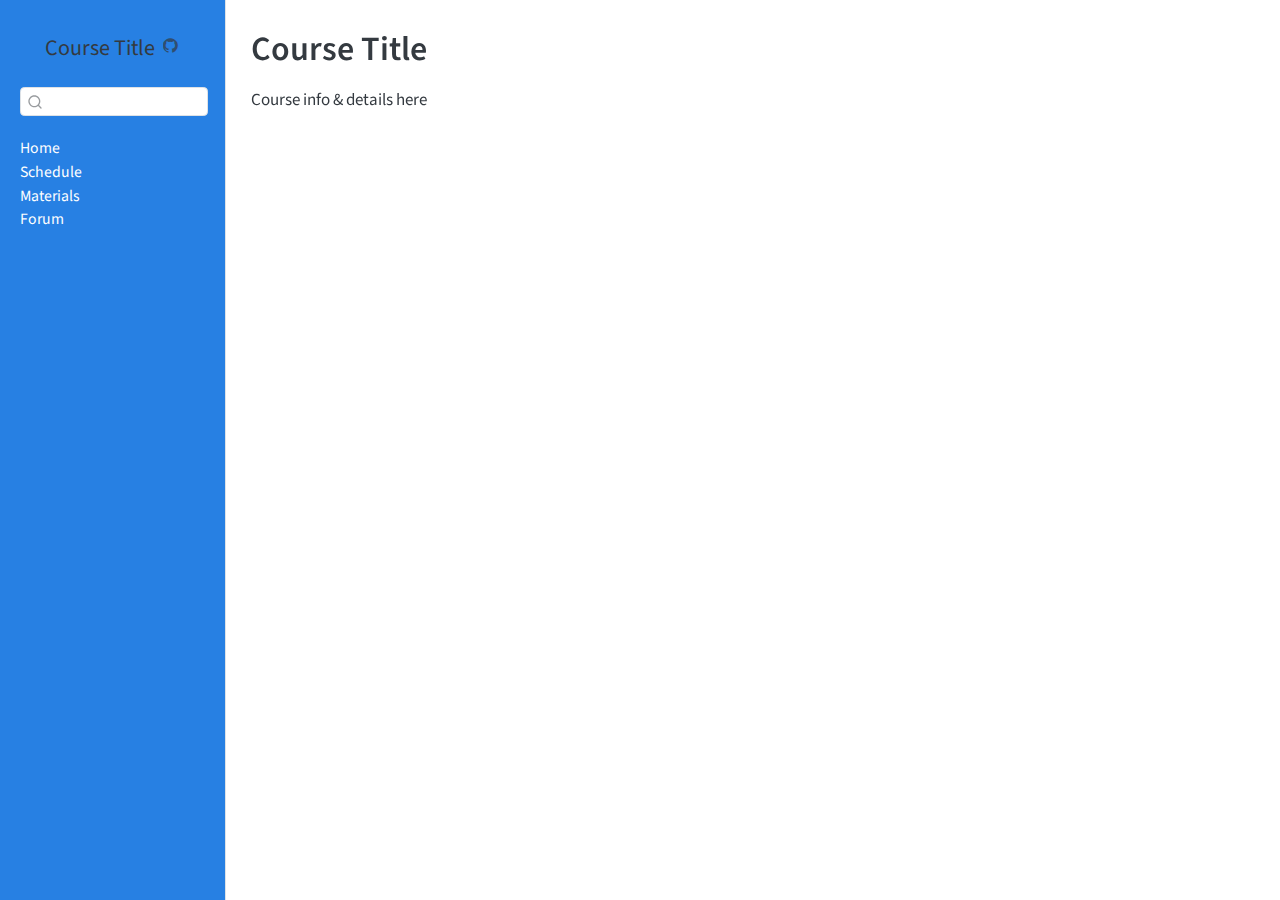
<file: index.html>
<!DOCTYPE html>
<html xmlns="http://www.w3.org/1999/xhtml" lang="en" xml:lang="en"><head>

<meta charset="utf-8">
<meta name="generator" content="quarto-1.6.41">

<meta name="viewport" content="width=device-width, initial-scale=1.0, user-scalable=yes">


<title>Course Title</title>
<style>
code{white-space: pre-wrap;}
span.smallcaps{font-variant: small-caps;}
div.columns{display: flex; gap: min(4vw, 1.5em);}
div.column{flex: auto; overflow-x: auto;}
div.hanging-indent{margin-left: 1.5em; text-indent: -1.5em;}
ul.task-list{list-style: none;}
ul.task-list li input[type="checkbox"] {
  width: 0.8em;
  margin: 0 0.8em 0.2em -1em; /* quarto-specific, see https://github.com/quarto-dev/quarto-cli/issues/4556 */ 
  vertical-align: middle;
}
</style>


<script src="site_libs/quarto-nav/quarto-nav.js"></script>
<script src="site_libs/clipboard/clipboard.min.js"></script>
<script src="site_libs/quarto-search/autocomplete.umd.js"></script>
<script src="site_libs/quarto-search/fuse.min.js"></script>
<script src="site_libs/quarto-search/quarto-search.js"></script>
<meta name="quarto:offset" content="./">
<script src="site_libs/quarto-html/quarto.js"></script>
<script src="site_libs/quarto-html/popper.min.js"></script>
<script src="site_libs/quarto-html/tippy.umd.min.js"></script>
<script src="site_libs/quarto-html/anchor.min.js"></script>
<link href="site_libs/quarto-html/tippy.css" rel="stylesheet">
<link href="site_libs/quarto-html/quarto-syntax-highlighting-48ffa3e5b9d089919c6712c39e5b00f2.css" rel="stylesheet" id="quarto-text-highlighting-styles">
<script src="site_libs/bootstrap/bootstrap.min.js"></script>
<link href="site_libs/bootstrap/bootstrap-icons.css" rel="stylesheet">
<link href="site_libs/bootstrap/bootstrap-15e059e407a6cf5796de0e4a03934673.min.css" rel="stylesheet" append-hash="true" id="quarto-bootstrap" data-mode="light">
<script id="quarto-search-options" type="application/json">{
  "location": "sidebar",
  "copy-button": false,
  "collapse-after": 3,
  "panel-placement": "start",
  "type": "textbox",
  "limit": 50,
  "keyboard-shortcut": [
    "f",
    "/",
    "s"
  ],
  "show-item-context": false,
  "language": {
    "search-no-results-text": "No results",
    "search-matching-documents-text": "matching documents",
    "search-copy-link-title": "Copy link to search",
    "search-hide-matches-text": "Hide additional matches",
    "search-more-match-text": "more match in this document",
    "search-more-matches-text": "more matches in this document",
    "search-clear-button-title": "Clear",
    "search-text-placeholder": "",
    "search-detached-cancel-button-title": "Cancel",
    "search-submit-button-title": "Submit",
    "search-label": "Search"
  }
}</script>


</head>

<body class="nav-sidebar docked">

<div id="quarto-search-results"></div>
  <header id="quarto-header" class="headroom fixed-top">
  <nav class="quarto-secondary-nav">
    <div class="container-fluid d-flex">
      <button type="button" class="quarto-btn-toggle btn" data-bs-toggle="collapse" role="button" data-bs-target=".quarto-sidebar-collapse-item" aria-controls="quarto-sidebar" aria-expanded="false" aria-label="Toggle sidebar navigation" onclick="if (window.quartoToggleHeadroom) { window.quartoToggleHeadroom(); }">
        <i class="bi bi-layout-text-sidebar-reverse"></i>
      </button>
        <nav class="quarto-page-breadcrumbs" aria-label="breadcrumb"><ol class="breadcrumb"><li class="breadcrumb-item"><a href="./index.html">Home</a></li></ol></nav>
        <a class="flex-grow-1" role="navigation" data-bs-toggle="collapse" data-bs-target=".quarto-sidebar-collapse-item" aria-controls="quarto-sidebar" aria-expanded="false" aria-label="Toggle sidebar navigation" onclick="if (window.quartoToggleHeadroom) { window.quartoToggleHeadroom(); }">      
        </a>
      <button type="button" class="btn quarto-search-button" aria-label="Search" onclick="window.quartoOpenSearch();">
        <i class="bi bi-search"></i>
      </button>
    </div>
  </nav>
</header>
<!-- content -->
<div id="quarto-content" class="quarto-container page-columns page-rows-contents page-layout-article">
<!-- sidebar -->
  <nav id="quarto-sidebar" class="sidebar collapse collapse-horizontal quarto-sidebar-collapse-item sidebar-navigation docked overflow-auto">
    <div class="pt-lg-2 mt-2 text-center sidebar-header">
    <div class="sidebar-title mb-0 py-0">
      <a href="./">Course Title</a> 
        <div class="sidebar-tools-main">
    <a href="https://github.com/pvnskn/quarto-course-website-template" title="GitHub" class="quarto-navigation-tool px-1" aria-label="GitHub"><i class="bi bi-github"></i></a>
</div>
    </div>
      </div>
        <div class="mt-2 flex-shrink-0 align-items-center">
        <div class="sidebar-search">
        <div id="quarto-search" class="" title="Search"></div>
        </div>
        </div>
    <div class="sidebar-menu-container"> 
    <ul class="list-unstyled mt-1">
        <li class="sidebar-item">
  <div class="sidebar-item-container"> 
  <a href="./index.html" class="sidebar-item-text sidebar-link active">
 <span class="menu-text">Home</span></a>
  </div>
</li>
        <li class="sidebar-item">
  <div class="sidebar-item-container"> 
  <a href="./schedule.html" class="sidebar-item-text sidebar-link">
 <span class="menu-text">Schedule</span></a>
  </div>
</li>
        <li class="sidebar-item">
  <div class="sidebar-item-container"> 
  <a href="./materials.html" class="sidebar-item-text sidebar-link">
 <span class="menu-text">Materials</span></a>
  </div>
</li>
        <li class="sidebar-item">
  <div class="sidebar-item-container"> 
  <a href="https://github.com/pvnskn/quarto-course-website-template/discussions" class="sidebar-item-text sidebar-link">
 <span class="menu-text">Forum</span></a>
  </div>
</li>
    </ul>
    </div>
</nav>
<div id="quarto-sidebar-glass" class="quarto-sidebar-collapse-item" data-bs-toggle="collapse" data-bs-target=".quarto-sidebar-collapse-item"></div>
<!-- margin-sidebar -->
    <div id="quarto-margin-sidebar" class="sidebar margin-sidebar zindex-bottom">
        
    </div>
<!-- main -->
<main class="content" id="quarto-document-content">

<header id="title-block-header" class="quarto-title-block default">
<div class="quarto-title">
<h1 class="title">Course Title</h1>
</div>



<div class="quarto-title-meta">

    
  
    
  </div>
  


</header>


<p>Course info &amp; details here</p>



</main> <!-- /main -->
<script id="quarto-html-after-body" type="application/javascript">
window.document.addEventListener("DOMContentLoaded", function (event) {
  const toggleBodyColorMode = (bsSheetEl) => {
    const mode = bsSheetEl.getAttribute("data-mode");
    const bodyEl = window.document.querySelector("body");
    if (mode === "dark") {
      bodyEl.classList.add("quarto-dark");
      bodyEl.classList.remove("quarto-light");
    } else {
      bodyEl.classList.add("quarto-light");
      bodyEl.classList.remove("quarto-dark");
    }
  }
  const toggleBodyColorPrimary = () => {
    const bsSheetEl = window.document.querySelector("link#quarto-bootstrap");
    if (bsSheetEl) {
      toggleBodyColorMode(bsSheetEl);
    }
  }
  toggleBodyColorPrimary();  
  const icon = "";
  const anchorJS = new window.AnchorJS();
  anchorJS.options = {
    placement: 'right',
    icon: icon
  };
  anchorJS.add('.anchored');
  const isCodeAnnotation = (el) => {
    for (const clz of el.classList) {
      if (clz.startsWith('code-annotation-')) {                     
        return true;
      }
    }
    return false;
  }
  const onCopySuccess = function(e) {
    // button target
    const button = e.trigger;
    // don't keep focus
    button.blur();
    // flash "checked"
    button.classList.add('code-copy-button-checked');
    var currentTitle = button.getAttribute("title");
    button.setAttribute("title", "Copied!");
    let tooltip;
    if (window.bootstrap) {
      button.setAttribute("data-bs-toggle", "tooltip");
      button.setAttribute("data-bs-placement", "left");
      button.setAttribute("data-bs-title", "Copied!");
      tooltip = new bootstrap.Tooltip(button, 
        { trigger: "manual", 
          customClass: "code-copy-button-tooltip",
          offset: [0, -8]});
      tooltip.show();    
    }
    setTimeout(function() {
      if (tooltip) {
        tooltip.hide();
        button.removeAttribute("data-bs-title");
        button.removeAttribute("data-bs-toggle");
        button.removeAttribute("data-bs-placement");
      }
      button.setAttribute("title", currentTitle);
      button.classList.remove('code-copy-button-checked');
    }, 1000);
    // clear code selection
    e.clearSelection();
  }
  const getTextToCopy = function(trigger) {
      const codeEl = trigger.previousElementSibling.cloneNode(true);
      for (const childEl of codeEl.children) {
        if (isCodeAnnotation(childEl)) {
          childEl.remove();
        }
      }
      return codeEl.innerText;
  }
  const clipboard = new window.ClipboardJS('.code-copy-button:not([data-in-quarto-modal])', {
    text: getTextToCopy
  });
  clipboard.on('success', onCopySuccess);
  if (window.document.getElementById('quarto-embedded-source-code-modal')) {
    const clipboardModal = new window.ClipboardJS('.code-copy-button[data-in-quarto-modal]', {
      text: getTextToCopy,
      container: window.document.getElementById('quarto-embedded-source-code-modal')
    });
    clipboardModal.on('success', onCopySuccess);
  }
    var localhostRegex = new RegExp(/^(?:http|https):\/\/localhost\:?[0-9]*\//);
    var mailtoRegex = new RegExp(/^mailto:/);
      var filterRegex = new RegExp("https:\/\/pvnskn\.github\.io\/test-template\/");
    var isInternal = (href) => {
        return filterRegex.test(href) || localhostRegex.test(href) || mailtoRegex.test(href);
    }
    // Inspect non-navigation links and adorn them if external
 	var links = window.document.querySelectorAll('a[href]:not(.nav-link):not(.navbar-brand):not(.toc-action):not(.sidebar-link):not(.sidebar-item-toggle):not(.pagination-link):not(.no-external):not([aria-hidden]):not(.dropdown-item):not(.quarto-navigation-tool):not(.about-link)');
    for (var i=0; i<links.length; i++) {
      const link = links[i];
      if (!isInternal(link.href)) {
        // undo the damage that might have been done by quarto-nav.js in the case of
        // links that we want to consider external
        if (link.dataset.originalHref !== undefined) {
          link.href = link.dataset.originalHref;
        }
      }
    }
  function tippyHover(el, contentFn, onTriggerFn, onUntriggerFn) {
    const config = {
      allowHTML: true,
      maxWidth: 500,
      delay: 100,
      arrow: false,
      appendTo: function(el) {
          return el.parentElement;
      },
      interactive: true,
      interactiveBorder: 10,
      theme: 'quarto',
      placement: 'bottom-start',
    };
    if (contentFn) {
      config.content = contentFn;
    }
    if (onTriggerFn) {
      config.onTrigger = onTriggerFn;
    }
    if (onUntriggerFn) {
      config.onUntrigger = onUntriggerFn;
    }
    window.tippy(el, config); 
  }
  const noterefs = window.document.querySelectorAll('a[role="doc-noteref"]');
  for (var i=0; i<noterefs.length; i++) {
    const ref = noterefs[i];
    tippyHover(ref, function() {
      // use id or data attribute instead here
      let href = ref.getAttribute('data-footnote-href') || ref.getAttribute('href');
      try { href = new URL(href).hash; } catch {}
      const id = href.replace(/^#\/?/, "");
      const note = window.document.getElementById(id);
      if (note) {
        return note.innerHTML;
      } else {
        return "";
      }
    });
  }
  const xrefs = window.document.querySelectorAll('a.quarto-xref');
  const processXRef = (id, note) => {
    // Strip column container classes
    const stripColumnClz = (el) => {
      el.classList.remove("page-full", "page-columns");
      if (el.children) {
        for (const child of el.children) {
          stripColumnClz(child);
        }
      }
    }
    stripColumnClz(note)
    if (id === null || id.startsWith('sec-')) {
      // Special case sections, only their first couple elements
      const container = document.createElement("div");
      if (note.children && note.children.length > 2) {
        container.appendChild(note.children[0].cloneNode(true));
        for (let i = 1; i < note.children.length; i++) {
          const child = note.children[i];
          if (child.tagName === "P" && child.innerText === "") {
            continue;
          } else {
            container.appendChild(child.cloneNode(true));
            break;
          }
        }
        if (window.Quarto?.typesetMath) {
          window.Quarto.typesetMath(container);
        }
        return container.innerHTML
      } else {
        if (window.Quarto?.typesetMath) {
          window.Quarto.typesetMath(note);
        }
        return note.innerHTML;
      }
    } else {
      // Remove any anchor links if they are present
      const anchorLink = note.querySelector('a.anchorjs-link');
      if (anchorLink) {
        anchorLink.remove();
      }
      if (window.Quarto?.typesetMath) {
        window.Quarto.typesetMath(note);
      }
      if (note.classList.contains("callout")) {
        return note.outerHTML;
      } else {
        return note.innerHTML;
      }
    }
  }
  for (var i=0; i<xrefs.length; i++) {
    const xref = xrefs[i];
    tippyHover(xref, undefined, function(instance) {
      instance.disable();
      let url = xref.getAttribute('href');
      let hash = undefined; 
      if (url.startsWith('#')) {
        hash = url;
      } else {
        try { hash = new URL(url).hash; } catch {}
      }
      if (hash) {
        const id = hash.replace(/^#\/?/, "");
        const note = window.document.getElementById(id);
        if (note !== null) {
          try {
            const html = processXRef(id, note.cloneNode(true));
            instance.setContent(html);
          } finally {
            instance.enable();
            instance.show();
          }
        } else {
          // See if we can fetch this
          fetch(url.split('#')[0])
          .then(res => res.text())
          .then(html => {
            const parser = new DOMParser();
            const htmlDoc = parser.parseFromString(html, "text/html");
            const note = htmlDoc.getElementById(id);
            if (note !== null) {
              const html = processXRef(id, note);
              instance.setContent(html);
            } 
          }).finally(() => {
            instance.enable();
            instance.show();
          });
        }
      } else {
        // See if we can fetch a full url (with no hash to target)
        // This is a special case and we should probably do some content thinning / targeting
        fetch(url)
        .then(res => res.text())
        .then(html => {
          const parser = new DOMParser();
          const htmlDoc = parser.parseFromString(html, "text/html");
          const note = htmlDoc.querySelector('main.content');
          if (note !== null) {
            // This should only happen for chapter cross references
            // (since there is no id in the URL)
            // remove the first header
            if (note.children.length > 0 && note.children[0].tagName === "HEADER") {
              note.children[0].remove();
            }
            const html = processXRef(null, note);
            instance.setContent(html);
          } 
        }).finally(() => {
          instance.enable();
          instance.show();
        });
      }
    }, function(instance) {
    });
  }
      let selectedAnnoteEl;
      const selectorForAnnotation = ( cell, annotation) => {
        let cellAttr = 'data-code-cell="' + cell + '"';
        let lineAttr = 'data-code-annotation="' +  annotation + '"';
        const selector = 'span[' + cellAttr + '][' + lineAttr + ']';
        return selector;
      }
      const selectCodeLines = (annoteEl) => {
        const doc = window.document;
        const targetCell = annoteEl.getAttribute("data-target-cell");
        const targetAnnotation = annoteEl.getAttribute("data-target-annotation");
        const annoteSpan = window.document.querySelector(selectorForAnnotation(targetCell, targetAnnotation));
        const lines = annoteSpan.getAttribute("data-code-lines").split(",");
        const lineIds = lines.map((line) => {
          return targetCell + "-" + line;
        })
        let top = null;
        let height = null;
        let parent = null;
        if (lineIds.length > 0) {
            //compute the position of the single el (top and bottom and make a div)
            const el = window.document.getElementById(lineIds[0]);
            top = el.offsetTop;
            height = el.offsetHeight;
            parent = el.parentElement.parentElement;
          if (lineIds.length > 1) {
            const lastEl = window.document.getElementById(lineIds[lineIds.length - 1]);
            const bottom = lastEl.offsetTop + lastEl.offsetHeight;
            height = bottom - top;
          }
          if (top !== null && height !== null && parent !== null) {
            // cook up a div (if necessary) and position it 
            let div = window.document.getElementById("code-annotation-line-highlight");
            if (div === null) {
              div = window.document.createElement("div");
              div.setAttribute("id", "code-annotation-line-highlight");
              div.style.position = 'absolute';
              parent.appendChild(div);
            }
            div.style.top = top - 2 + "px";
            div.style.height = height + 4 + "px";
            div.style.left = 0;
            let gutterDiv = window.document.getElementById("code-annotation-line-highlight-gutter");
            if (gutterDiv === null) {
              gutterDiv = window.document.createElement("div");
              gutterDiv.setAttribute("id", "code-annotation-line-highlight-gutter");
              gutterDiv.style.position = 'absolute';
              const codeCell = window.document.getElementById(targetCell);
              const gutter = codeCell.querySelector('.code-annotation-gutter');
              gutter.appendChild(gutterDiv);
            }
            gutterDiv.style.top = top - 2 + "px";
            gutterDiv.style.height = height + 4 + "px";
          }
          selectedAnnoteEl = annoteEl;
        }
      };
      const unselectCodeLines = () => {
        const elementsIds = ["code-annotation-line-highlight", "code-annotation-line-highlight-gutter"];
        elementsIds.forEach((elId) => {
          const div = window.document.getElementById(elId);
          if (div) {
            div.remove();
          }
        });
        selectedAnnoteEl = undefined;
      };
        // Handle positioning of the toggle
    window.addEventListener(
      "resize",
      throttle(() => {
        elRect = undefined;
        if (selectedAnnoteEl) {
          selectCodeLines(selectedAnnoteEl);
        }
      }, 10)
    );
    function throttle(fn, ms) {
    let throttle = false;
    let timer;
      return (...args) => {
        if(!throttle) { // first call gets through
            fn.apply(this, args);
            throttle = true;
        } else { // all the others get throttled
            if(timer) clearTimeout(timer); // cancel #2
            timer = setTimeout(() => {
              fn.apply(this, args);
              timer = throttle = false;
            }, ms);
        }
      };
    }
      // Attach click handler to the DT
      const annoteDls = window.document.querySelectorAll('dt[data-target-cell]');
      for (const annoteDlNode of annoteDls) {
        annoteDlNode.addEventListener('click', (event) => {
          const clickedEl = event.target;
          if (clickedEl !== selectedAnnoteEl) {
            unselectCodeLines();
            const activeEl = window.document.querySelector('dt[data-target-cell].code-annotation-active');
            if (activeEl) {
              activeEl.classList.remove('code-annotation-active');
            }
            selectCodeLines(clickedEl);
            clickedEl.classList.add('code-annotation-active');
          } else {
            // Unselect the line
            unselectCodeLines();
            clickedEl.classList.remove('code-annotation-active');
          }
        });
      }
  const findCites = (el) => {
    const parentEl = el.parentElement;
    if (parentEl) {
      const cites = parentEl.dataset.cites;
      if (cites) {
        return {
          el,
          cites: cites.split(' ')
        };
      } else {
        return findCites(el.parentElement)
      }
    } else {
      return undefined;
    }
  };
  var bibliorefs = window.document.querySelectorAll('a[role="doc-biblioref"]');
  for (var i=0; i<bibliorefs.length; i++) {
    const ref = bibliorefs[i];
    const citeInfo = findCites(ref);
    if (citeInfo) {
      tippyHover(citeInfo.el, function() {
        var popup = window.document.createElement('div');
        citeInfo.cites.forEach(function(cite) {
          var citeDiv = window.document.createElement('div');
          citeDiv.classList.add('hanging-indent');
          citeDiv.classList.add('csl-entry');
          var biblioDiv = window.document.getElementById('ref-' + cite);
          if (biblioDiv) {
            citeDiv.innerHTML = biblioDiv.innerHTML;
          }
          popup.appendChild(citeDiv);
        });
        return popup.innerHTML;
      });
    }
  }
});
</script>
</div> <!-- /content -->




</body></html>
</file>
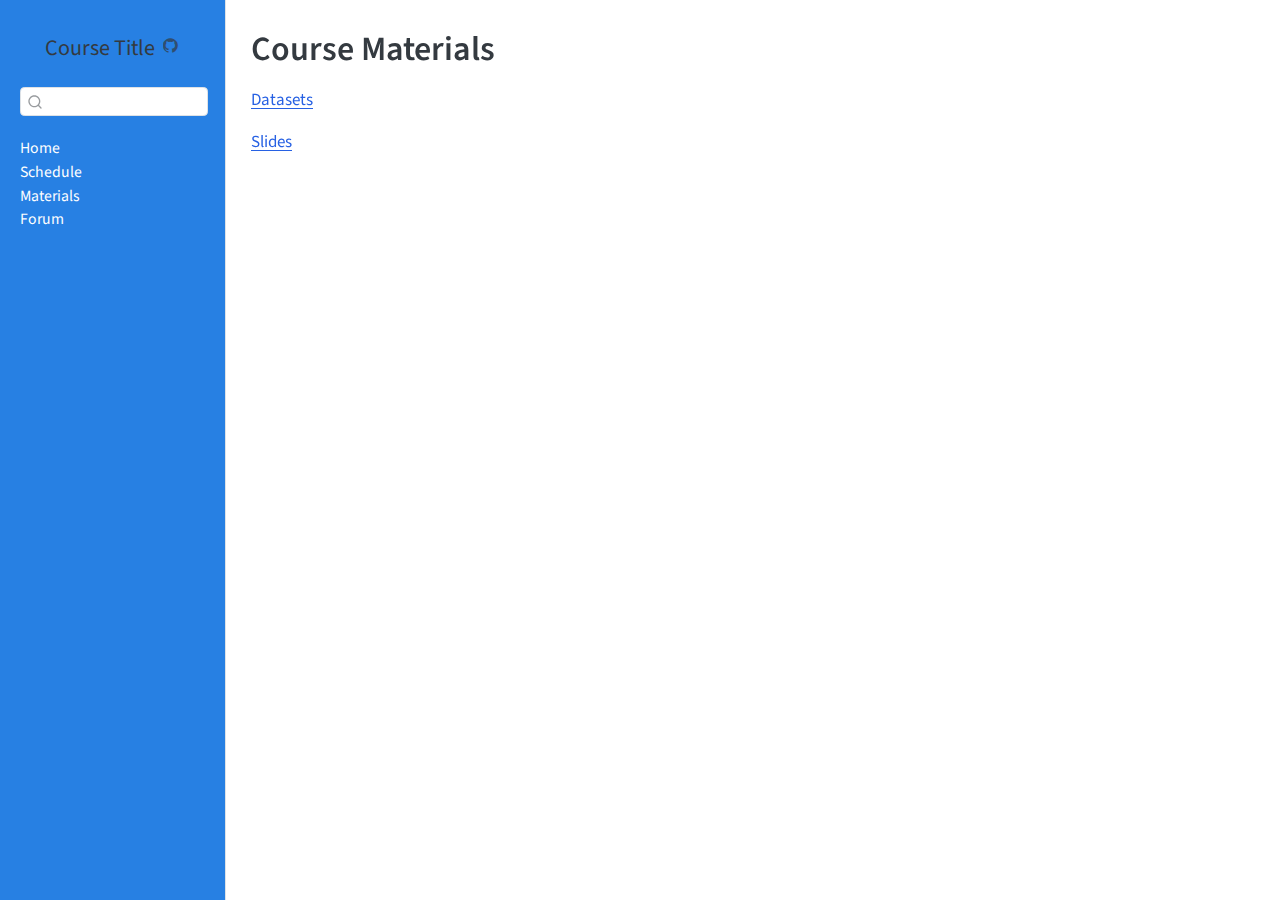
<file: materials.html>
<!DOCTYPE html>
<html xmlns="http://www.w3.org/1999/xhtml" lang="en" xml:lang="en"><head>

<meta charset="utf-8">
<meta name="generator" content="quarto-1.6.41">

<meta name="viewport" content="width=device-width, initial-scale=1.0, user-scalable=yes">


<title>Course Materials – Course Title</title>
<style>
code{white-space: pre-wrap;}
span.smallcaps{font-variant: small-caps;}
div.columns{display: flex; gap: min(4vw, 1.5em);}
div.column{flex: auto; overflow-x: auto;}
div.hanging-indent{margin-left: 1.5em; text-indent: -1.5em;}
ul.task-list{list-style: none;}
ul.task-list li input[type="checkbox"] {
  width: 0.8em;
  margin: 0 0.8em 0.2em -1em; /* quarto-specific, see https://github.com/quarto-dev/quarto-cli/issues/4556 */ 
  vertical-align: middle;
}
</style>


<script src="site_libs/quarto-nav/quarto-nav.js"></script>
<script src="site_libs/clipboard/clipboard.min.js"></script>
<script src="site_libs/quarto-search/autocomplete.umd.js"></script>
<script src="site_libs/quarto-search/fuse.min.js"></script>
<script src="site_libs/quarto-search/quarto-search.js"></script>
<meta name="quarto:offset" content="./">
<script src="site_libs/quarto-html/quarto.js"></script>
<script src="site_libs/quarto-html/popper.min.js"></script>
<script src="site_libs/quarto-html/tippy.umd.min.js"></script>
<script src="site_libs/quarto-html/anchor.min.js"></script>
<link href="site_libs/quarto-html/tippy.css" rel="stylesheet">
<link href="site_libs/quarto-html/quarto-syntax-highlighting-48ffa3e5b9d089919c6712c39e5b00f2.css" rel="stylesheet" id="quarto-text-highlighting-styles">
<script src="site_libs/bootstrap/bootstrap.min.js"></script>
<link href="site_libs/bootstrap/bootstrap-icons.css" rel="stylesheet">
<link href="site_libs/bootstrap/bootstrap-15e059e407a6cf5796de0e4a03934673.min.css" rel="stylesheet" append-hash="true" id="quarto-bootstrap" data-mode="light">
<script id="quarto-search-options" type="application/json">{
  "location": "sidebar",
  "copy-button": false,
  "collapse-after": 3,
  "panel-placement": "start",
  "type": "textbox",
  "limit": 50,
  "keyboard-shortcut": [
    "f",
    "/",
    "s"
  ],
  "show-item-context": false,
  "language": {
    "search-no-results-text": "No results",
    "search-matching-documents-text": "matching documents",
    "search-copy-link-title": "Copy link to search",
    "search-hide-matches-text": "Hide additional matches",
    "search-more-match-text": "more match in this document",
    "search-more-matches-text": "more matches in this document",
    "search-clear-button-title": "Clear",
    "search-text-placeholder": "",
    "search-detached-cancel-button-title": "Cancel",
    "search-submit-button-title": "Submit",
    "search-label": "Search"
  }
}</script>


</head>

<body class="nav-sidebar docked">

<div id="quarto-search-results"></div>
  <header id="quarto-header" class="headroom fixed-top">
  <nav class="quarto-secondary-nav">
    <div class="container-fluid d-flex">
      <button type="button" class="quarto-btn-toggle btn" data-bs-toggle="collapse" role="button" data-bs-target=".quarto-sidebar-collapse-item" aria-controls="quarto-sidebar" aria-expanded="false" aria-label="Toggle sidebar navigation" onclick="if (window.quartoToggleHeadroom) { window.quartoToggleHeadroom(); }">
        <i class="bi bi-layout-text-sidebar-reverse"></i>
      </button>
        <nav class="quarto-page-breadcrumbs" aria-label="breadcrumb"><ol class="breadcrumb"><li class="breadcrumb-item"><a href="./materials.html">Materials</a></li></ol></nav>
        <a class="flex-grow-1" role="navigation" data-bs-toggle="collapse" data-bs-target=".quarto-sidebar-collapse-item" aria-controls="quarto-sidebar" aria-expanded="false" aria-label="Toggle sidebar navigation" onclick="if (window.quartoToggleHeadroom) { window.quartoToggleHeadroom(); }">      
        </a>
      <button type="button" class="btn quarto-search-button" aria-label="Search" onclick="window.quartoOpenSearch();">
        <i class="bi bi-search"></i>
      </button>
    </div>
  </nav>
</header>
<!-- content -->
<div id="quarto-content" class="quarto-container page-columns page-rows-contents page-layout-article">
<!-- sidebar -->
  <nav id="quarto-sidebar" class="sidebar collapse collapse-horizontal quarto-sidebar-collapse-item sidebar-navigation docked overflow-auto">
    <div class="pt-lg-2 mt-2 text-center sidebar-header">
    <div class="sidebar-title mb-0 py-0">
      <a href="./">Course Title</a> 
        <div class="sidebar-tools-main">
    <a href="https://github.com/pvnskn/quarto-course-website-template" title="GitHub" class="quarto-navigation-tool px-1" aria-label="GitHub"><i class="bi bi-github"></i></a>
</div>
    </div>
      </div>
        <div class="mt-2 flex-shrink-0 align-items-center">
        <div class="sidebar-search">
        <div id="quarto-search" class="" title="Search"></div>
        </div>
        </div>
    <div class="sidebar-menu-container"> 
    <ul class="list-unstyled mt-1">
        <li class="sidebar-item">
  <div class="sidebar-item-container"> 
  <a href="./index.html" class="sidebar-item-text sidebar-link">
 <span class="menu-text">Home</span></a>
  </div>
</li>
        <li class="sidebar-item">
  <div class="sidebar-item-container"> 
  <a href="./schedule.html" class="sidebar-item-text sidebar-link">
 <span class="menu-text">Schedule</span></a>
  </div>
</li>
        <li class="sidebar-item">
  <div class="sidebar-item-container"> 
  <a href="./materials.html" class="sidebar-item-text sidebar-link active">
 <span class="menu-text">Materials</span></a>
  </div>
</li>
        <li class="sidebar-item">
  <div class="sidebar-item-container"> 
  <a href="https://github.com/pvnskn/quarto-course-website-template/discussions" class="sidebar-item-text sidebar-link">
 <span class="menu-text">Forum</span></a>
  </div>
</li>
    </ul>
    </div>
</nav>
<div id="quarto-sidebar-glass" class="quarto-sidebar-collapse-item" data-bs-toggle="collapse" data-bs-target=".quarto-sidebar-collapse-item"></div>
<!-- margin-sidebar -->
    <div id="quarto-margin-sidebar" class="sidebar margin-sidebar zindex-bottom">
        
    </div>
<!-- main -->
<main class="content" id="quarto-document-content">

<header id="title-block-header" class="quarto-title-block default">
<div class="quarto-title">
<h1 class="title">Course Materials</h1>
</div>



<div class="quarto-title-meta">

    
  
    
  </div>
  


</header>


<p><a href="data/">Datasets</a></p>
<p><a href="slides/">Slides</a></p>



</main> <!-- /main -->
<script id="quarto-html-after-body" type="application/javascript">
window.document.addEventListener("DOMContentLoaded", function (event) {
  const toggleBodyColorMode = (bsSheetEl) => {
    const mode = bsSheetEl.getAttribute("data-mode");
    const bodyEl = window.document.querySelector("body");
    if (mode === "dark") {
      bodyEl.classList.add("quarto-dark");
      bodyEl.classList.remove("quarto-light");
    } else {
      bodyEl.classList.add("quarto-light");
      bodyEl.classList.remove("quarto-dark");
    }
  }
  const toggleBodyColorPrimary = () => {
    const bsSheetEl = window.document.querySelector("link#quarto-bootstrap");
    if (bsSheetEl) {
      toggleBodyColorMode(bsSheetEl);
    }
  }
  toggleBodyColorPrimary();  
  const icon = "";
  const anchorJS = new window.AnchorJS();
  anchorJS.options = {
    placement: 'right',
    icon: icon
  };
  anchorJS.add('.anchored');
  const isCodeAnnotation = (el) => {
    for (const clz of el.classList) {
      if (clz.startsWith('code-annotation-')) {                     
        return true;
      }
    }
    return false;
  }
  const onCopySuccess = function(e) {
    // button target
    const button = e.trigger;
    // don't keep focus
    button.blur();
    // flash "checked"
    button.classList.add('code-copy-button-checked');
    var currentTitle = button.getAttribute("title");
    button.setAttribute("title", "Copied!");
    let tooltip;
    if (window.bootstrap) {
      button.setAttribute("data-bs-toggle", "tooltip");
      button.setAttribute("data-bs-placement", "left");
      button.setAttribute("data-bs-title", "Copied!");
      tooltip = new bootstrap.Tooltip(button, 
        { trigger: "manual", 
          customClass: "code-copy-button-tooltip",
          offset: [0, -8]});
      tooltip.show();    
    }
    setTimeout(function() {
      if (tooltip) {
        tooltip.hide();
        button.removeAttribute("data-bs-title");
        button.removeAttribute("data-bs-toggle");
        button.removeAttribute("data-bs-placement");
      }
      button.setAttribute("title", currentTitle);
      button.classList.remove('code-copy-button-checked');
    }, 1000);
    // clear code selection
    e.clearSelection();
  }
  const getTextToCopy = function(trigger) {
      const codeEl = trigger.previousElementSibling.cloneNode(true);
      for (const childEl of codeEl.children) {
        if (isCodeAnnotation(childEl)) {
          childEl.remove();
        }
      }
      return codeEl.innerText;
  }
  const clipboard = new window.ClipboardJS('.code-copy-button:not([data-in-quarto-modal])', {
    text: getTextToCopy
  });
  clipboard.on('success', onCopySuccess);
  if (window.document.getElementById('quarto-embedded-source-code-modal')) {
    const clipboardModal = new window.ClipboardJS('.code-copy-button[data-in-quarto-modal]', {
      text: getTextToCopy,
      container: window.document.getElementById('quarto-embedded-source-code-modal')
    });
    clipboardModal.on('success', onCopySuccess);
  }
    var localhostRegex = new RegExp(/^(?:http|https):\/\/localhost\:?[0-9]*\//);
    var mailtoRegex = new RegExp(/^mailto:/);
      var filterRegex = new RegExp("https:\/\/pvnskn\.github\.io\/test-template\/");
    var isInternal = (href) => {
        return filterRegex.test(href) || localhostRegex.test(href) || mailtoRegex.test(href);
    }
    // Inspect non-navigation links and adorn them if external
 	var links = window.document.querySelectorAll('a[href]:not(.nav-link):not(.navbar-brand):not(.toc-action):not(.sidebar-link):not(.sidebar-item-toggle):not(.pagination-link):not(.no-external):not([aria-hidden]):not(.dropdown-item):not(.quarto-navigation-tool):not(.about-link)');
    for (var i=0; i<links.length; i++) {
      const link = links[i];
      if (!isInternal(link.href)) {
        // undo the damage that might have been done by quarto-nav.js in the case of
        // links that we want to consider external
        if (link.dataset.originalHref !== undefined) {
          link.href = link.dataset.originalHref;
        }
      }
    }
  function tippyHover(el, contentFn, onTriggerFn, onUntriggerFn) {
    const config = {
      allowHTML: true,
      maxWidth: 500,
      delay: 100,
      arrow: false,
      appendTo: function(el) {
          return el.parentElement;
      },
      interactive: true,
      interactiveBorder: 10,
      theme: 'quarto',
      placement: 'bottom-start',
    };
    if (contentFn) {
      config.content = contentFn;
    }
    if (onTriggerFn) {
      config.onTrigger = onTriggerFn;
    }
    if (onUntriggerFn) {
      config.onUntrigger = onUntriggerFn;
    }
    window.tippy(el, config); 
  }
  const noterefs = window.document.querySelectorAll('a[role="doc-noteref"]');
  for (var i=0; i<noterefs.length; i++) {
    const ref = noterefs[i];
    tippyHover(ref, function() {
      // use id or data attribute instead here
      let href = ref.getAttribute('data-footnote-href') || ref.getAttribute('href');
      try { href = new URL(href).hash; } catch {}
      const id = href.replace(/^#\/?/, "");
      const note = window.document.getElementById(id);
      if (note) {
        return note.innerHTML;
      } else {
        return "";
      }
    });
  }
  const xrefs = window.document.querySelectorAll('a.quarto-xref');
  const processXRef = (id, note) => {
    // Strip column container classes
    const stripColumnClz = (el) => {
      el.classList.remove("page-full", "page-columns");
      if (el.children) {
        for (const child of el.children) {
          stripColumnClz(child);
        }
      }
    }
    stripColumnClz(note)
    if (id === null || id.startsWith('sec-')) {
      // Special case sections, only their first couple elements
      const container = document.createElement("div");
      if (note.children && note.children.length > 2) {
        container.appendChild(note.children[0].cloneNode(true));
        for (let i = 1; i < note.children.length; i++) {
          const child = note.children[i];
          if (child.tagName === "P" && child.innerText === "") {
            continue;
          } else {
            container.appendChild(child.cloneNode(true));
            break;
          }
        }
        if (window.Quarto?.typesetMath) {
          window.Quarto.typesetMath(container);
        }
        return container.innerHTML
      } else {
        if (window.Quarto?.typesetMath) {
          window.Quarto.typesetMath(note);
        }
        return note.innerHTML;
      }
    } else {
      // Remove any anchor links if they are present
      const anchorLink = note.querySelector('a.anchorjs-link');
      if (anchorLink) {
        anchorLink.remove();
      }
      if (window.Quarto?.typesetMath) {
        window.Quarto.typesetMath(note);
      }
      if (note.classList.contains("callout")) {
        return note.outerHTML;
      } else {
        return note.innerHTML;
      }
    }
  }
  for (var i=0; i<xrefs.length; i++) {
    const xref = xrefs[i];
    tippyHover(xref, undefined, function(instance) {
      instance.disable();
      let url = xref.getAttribute('href');
      let hash = undefined; 
      if (url.startsWith('#')) {
        hash = url;
      } else {
        try { hash = new URL(url).hash; } catch {}
      }
      if (hash) {
        const id = hash.replace(/^#\/?/, "");
        const note = window.document.getElementById(id);
        if (note !== null) {
          try {
            const html = processXRef(id, note.cloneNode(true));
            instance.setContent(html);
          } finally {
            instance.enable();
            instance.show();
          }
        } else {
          // See if we can fetch this
          fetch(url.split('#')[0])
          .then(res => res.text())
          .then(html => {
            const parser = new DOMParser();
            const htmlDoc = parser.parseFromString(html, "text/html");
            const note = htmlDoc.getElementById(id);
            if (note !== null) {
              const html = processXRef(id, note);
              instance.setContent(html);
            } 
          }).finally(() => {
            instance.enable();
            instance.show();
          });
        }
      } else {
        // See if we can fetch a full url (with no hash to target)
        // This is a special case and we should probably do some content thinning / targeting
        fetch(url)
        .then(res => res.text())
        .then(html => {
          const parser = new DOMParser();
          const htmlDoc = parser.parseFromString(html, "text/html");
          const note = htmlDoc.querySelector('main.content');
          if (note !== null) {
            // This should only happen for chapter cross references
            // (since there is no id in the URL)
            // remove the first header
            if (note.children.length > 0 && note.children[0].tagName === "HEADER") {
              note.children[0].remove();
            }
            const html = processXRef(null, note);
            instance.setContent(html);
          } 
        }).finally(() => {
          instance.enable();
          instance.show();
        });
      }
    }, function(instance) {
    });
  }
      let selectedAnnoteEl;
      const selectorForAnnotation = ( cell, annotation) => {
        let cellAttr = 'data-code-cell="' + cell + '"';
        let lineAttr = 'data-code-annotation="' +  annotation + '"';
        const selector = 'span[' + cellAttr + '][' + lineAttr + ']';
        return selector;
      }
      const selectCodeLines = (annoteEl) => {
        const doc = window.document;
        const targetCell = annoteEl.getAttribute("data-target-cell");
        const targetAnnotation = annoteEl.getAttribute("data-target-annotation");
        const annoteSpan = window.document.querySelector(selectorForAnnotation(targetCell, targetAnnotation));
        const lines = annoteSpan.getAttribute("data-code-lines").split(",");
        const lineIds = lines.map((line) => {
          return targetCell + "-" + line;
        })
        let top = null;
        let height = null;
        let parent = null;
        if (lineIds.length > 0) {
            //compute the position of the single el (top and bottom and make a div)
            const el = window.document.getElementById(lineIds[0]);
            top = el.offsetTop;
            height = el.offsetHeight;
            parent = el.parentElement.parentElement;
          if (lineIds.length > 1) {
            const lastEl = window.document.getElementById(lineIds[lineIds.length - 1]);
            const bottom = lastEl.offsetTop + lastEl.offsetHeight;
            height = bottom - top;
          }
          if (top !== null && height !== null && parent !== null) {
            // cook up a div (if necessary) and position it 
            let div = window.document.getElementById("code-annotation-line-highlight");
            if (div === null) {
              div = window.document.createElement("div");
              div.setAttribute("id", "code-annotation-line-highlight");
              div.style.position = 'absolute';
              parent.appendChild(div);
            }
            div.style.top = top - 2 + "px";
            div.style.height = height + 4 + "px";
            div.style.left = 0;
            let gutterDiv = window.document.getElementById("code-annotation-line-highlight-gutter");
            if (gutterDiv === null) {
              gutterDiv = window.document.createElement("div");
              gutterDiv.setAttribute("id", "code-annotation-line-highlight-gutter");
              gutterDiv.style.position = 'absolute';
              const codeCell = window.document.getElementById(targetCell);
              const gutter = codeCell.querySelector('.code-annotation-gutter');
              gutter.appendChild(gutterDiv);
            }
            gutterDiv.style.top = top - 2 + "px";
            gutterDiv.style.height = height + 4 + "px";
          }
          selectedAnnoteEl = annoteEl;
        }
      };
      const unselectCodeLines = () => {
        const elementsIds = ["code-annotation-line-highlight", "code-annotation-line-highlight-gutter"];
        elementsIds.forEach((elId) => {
          const div = window.document.getElementById(elId);
          if (div) {
            div.remove();
          }
        });
        selectedAnnoteEl = undefined;
      };
        // Handle positioning of the toggle
    window.addEventListener(
      "resize",
      throttle(() => {
        elRect = undefined;
        if (selectedAnnoteEl) {
          selectCodeLines(selectedAnnoteEl);
        }
      }, 10)
    );
    function throttle(fn, ms) {
    let throttle = false;
    let timer;
      return (...args) => {
        if(!throttle) { // first call gets through
            fn.apply(this, args);
            throttle = true;
        } else { // all the others get throttled
            if(timer) clearTimeout(timer); // cancel #2
            timer = setTimeout(() => {
              fn.apply(this, args);
              timer = throttle = false;
            }, ms);
        }
      };
    }
      // Attach click handler to the DT
      const annoteDls = window.document.querySelectorAll('dt[data-target-cell]');
      for (const annoteDlNode of annoteDls) {
        annoteDlNode.addEventListener('click', (event) => {
          const clickedEl = event.target;
          if (clickedEl !== selectedAnnoteEl) {
            unselectCodeLines();
            const activeEl = window.document.querySelector('dt[data-target-cell].code-annotation-active');
            if (activeEl) {
              activeEl.classList.remove('code-annotation-active');
            }
            selectCodeLines(clickedEl);
            clickedEl.classList.add('code-annotation-active');
          } else {
            // Unselect the line
            unselectCodeLines();
            clickedEl.classList.remove('code-annotation-active');
          }
        });
      }
  const findCites = (el) => {
    const parentEl = el.parentElement;
    if (parentEl) {
      const cites = parentEl.dataset.cites;
      if (cites) {
        return {
          el,
          cites: cites.split(' ')
        };
      } else {
        return findCites(el.parentElement)
      }
    } else {
      return undefined;
    }
  };
  var bibliorefs = window.document.querySelectorAll('a[role="doc-biblioref"]');
  for (var i=0; i<bibliorefs.length; i++) {
    const ref = bibliorefs[i];
    const citeInfo = findCites(ref);
    if (citeInfo) {
      tippyHover(citeInfo.el, function() {
        var popup = window.document.createElement('div');
        citeInfo.cites.forEach(function(cite) {
          var citeDiv = window.document.createElement('div');
          citeDiv.classList.add('hanging-indent');
          citeDiv.classList.add('csl-entry');
          var biblioDiv = window.document.getElementById('ref-' + cite);
          if (biblioDiv) {
            citeDiv.innerHTML = biblioDiv.innerHTML;
          }
          popup.appendChild(citeDiv);
        });
        return popup.innerHTML;
      });
    }
  }
});
</script>
</div> <!-- /content -->




</body></html>
</file>
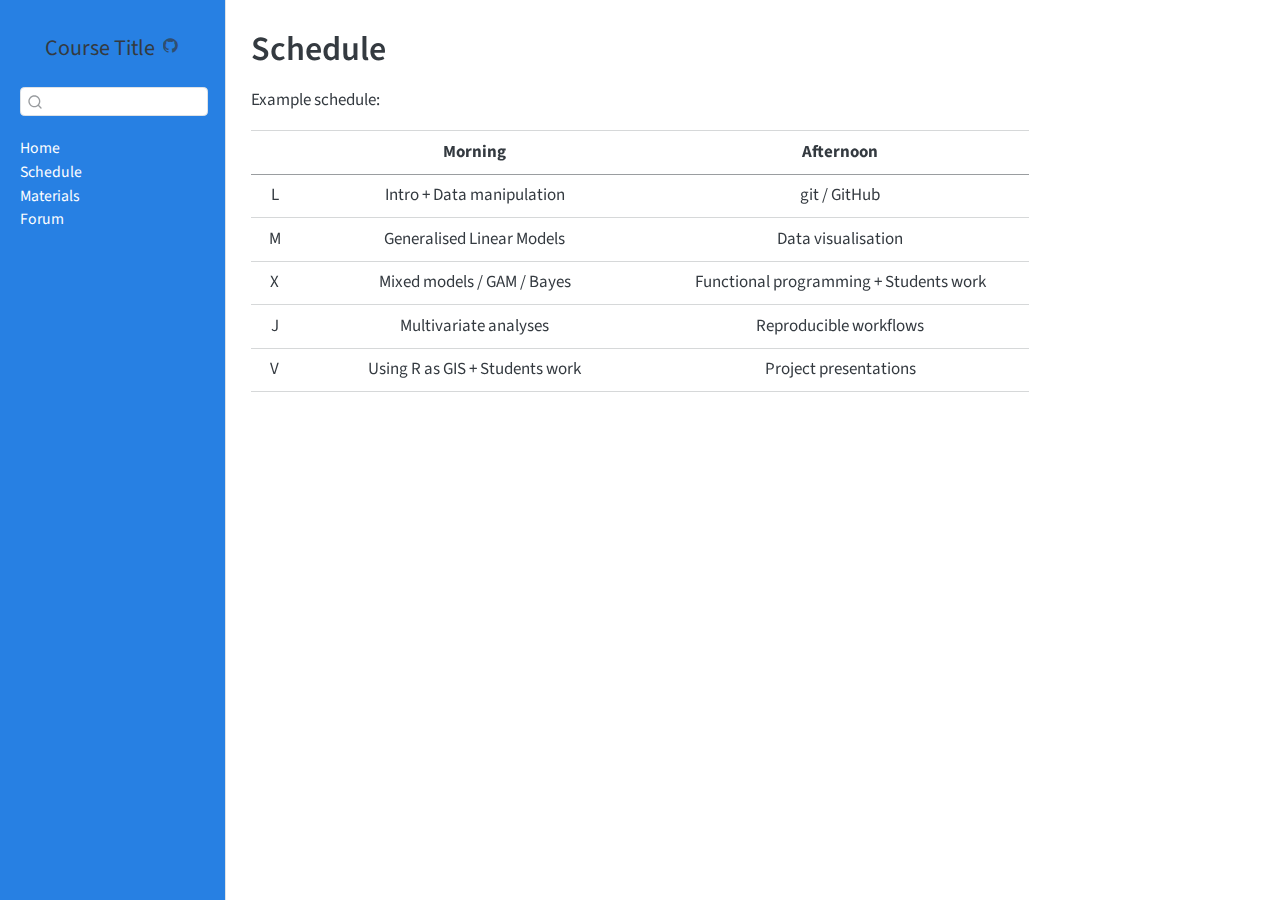
<file: schedule.html>
<!DOCTYPE html>
<html xmlns="http://www.w3.org/1999/xhtml" lang="en" xml:lang="en"><head>

<meta charset="utf-8">
<meta name="generator" content="quarto-1.6.41">

<meta name="viewport" content="width=device-width, initial-scale=1.0, user-scalable=yes">


<title>Schedule – Course Title</title>
<style>
code{white-space: pre-wrap;}
span.smallcaps{font-variant: small-caps;}
div.columns{display: flex; gap: min(4vw, 1.5em);}
div.column{flex: auto; overflow-x: auto;}
div.hanging-indent{margin-left: 1.5em; text-indent: -1.5em;}
ul.task-list{list-style: none;}
ul.task-list li input[type="checkbox"] {
  width: 0.8em;
  margin: 0 0.8em 0.2em -1em; /* quarto-specific, see https://github.com/quarto-dev/quarto-cli/issues/4556 */ 
  vertical-align: middle;
}
</style>


<script src="site_libs/quarto-nav/quarto-nav.js"></script>
<script src="site_libs/clipboard/clipboard.min.js"></script>
<script src="site_libs/quarto-search/autocomplete.umd.js"></script>
<script src="site_libs/quarto-search/fuse.min.js"></script>
<script src="site_libs/quarto-search/quarto-search.js"></script>
<meta name="quarto:offset" content="./">
<script src="site_libs/quarto-html/quarto.js"></script>
<script src="site_libs/quarto-html/popper.min.js"></script>
<script src="site_libs/quarto-html/tippy.umd.min.js"></script>
<script src="site_libs/quarto-html/anchor.min.js"></script>
<link href="site_libs/quarto-html/tippy.css" rel="stylesheet">
<link href="site_libs/quarto-html/quarto-syntax-highlighting-48ffa3e5b9d089919c6712c39e5b00f2.css" rel="stylesheet" id="quarto-text-highlighting-styles">
<script src="site_libs/bootstrap/bootstrap.min.js"></script>
<link href="site_libs/bootstrap/bootstrap-icons.css" rel="stylesheet">
<link href="site_libs/bootstrap/bootstrap-15e059e407a6cf5796de0e4a03934673.min.css" rel="stylesheet" append-hash="true" id="quarto-bootstrap" data-mode="light">
<script id="quarto-search-options" type="application/json">{
  "location": "sidebar",
  "copy-button": false,
  "collapse-after": 3,
  "panel-placement": "start",
  "type": "textbox",
  "limit": 50,
  "keyboard-shortcut": [
    "f",
    "/",
    "s"
  ],
  "show-item-context": false,
  "language": {
    "search-no-results-text": "No results",
    "search-matching-documents-text": "matching documents",
    "search-copy-link-title": "Copy link to search",
    "search-hide-matches-text": "Hide additional matches",
    "search-more-match-text": "more match in this document",
    "search-more-matches-text": "more matches in this document",
    "search-clear-button-title": "Clear",
    "search-text-placeholder": "",
    "search-detached-cancel-button-title": "Cancel",
    "search-submit-button-title": "Submit",
    "search-label": "Search"
  }
}</script>


</head>

<body class="nav-sidebar docked">

<div id="quarto-search-results"></div>
  <header id="quarto-header" class="headroom fixed-top">
  <nav class="quarto-secondary-nav">
    <div class="container-fluid d-flex">
      <button type="button" class="quarto-btn-toggle btn" data-bs-toggle="collapse" role="button" data-bs-target=".quarto-sidebar-collapse-item" aria-controls="quarto-sidebar" aria-expanded="false" aria-label="Toggle sidebar navigation" onclick="if (window.quartoToggleHeadroom) { window.quartoToggleHeadroom(); }">
        <i class="bi bi-layout-text-sidebar-reverse"></i>
      </button>
        <nav class="quarto-page-breadcrumbs" aria-label="breadcrumb"><ol class="breadcrumb"><li class="breadcrumb-item"><a href="./schedule.html">Schedule</a></li></ol></nav>
        <a class="flex-grow-1" role="navigation" data-bs-toggle="collapse" data-bs-target=".quarto-sidebar-collapse-item" aria-controls="quarto-sidebar" aria-expanded="false" aria-label="Toggle sidebar navigation" onclick="if (window.quartoToggleHeadroom) { window.quartoToggleHeadroom(); }">      
        </a>
      <button type="button" class="btn quarto-search-button" aria-label="Search" onclick="window.quartoOpenSearch();">
        <i class="bi bi-search"></i>
      </button>
    </div>
  </nav>
</header>
<!-- content -->
<div id="quarto-content" class="quarto-container page-columns page-rows-contents page-layout-article">
<!-- sidebar -->
  <nav id="quarto-sidebar" class="sidebar collapse collapse-horizontal quarto-sidebar-collapse-item sidebar-navigation docked overflow-auto">
    <div class="pt-lg-2 mt-2 text-center sidebar-header">
    <div class="sidebar-title mb-0 py-0">
      <a href="./">Course Title</a> 
        <div class="sidebar-tools-main">
    <a href="https://github.com/pvnskn/quarto-course-website-template" title="GitHub" class="quarto-navigation-tool px-1" aria-label="GitHub"><i class="bi bi-github"></i></a>
</div>
    </div>
      </div>
        <div class="mt-2 flex-shrink-0 align-items-center">
        <div class="sidebar-search">
        <div id="quarto-search" class="" title="Search"></div>
        </div>
        </div>
    <div class="sidebar-menu-container"> 
    <ul class="list-unstyled mt-1">
        <li class="sidebar-item">
  <div class="sidebar-item-container"> 
  <a href="./index.html" class="sidebar-item-text sidebar-link">
 <span class="menu-text">Home</span></a>
  </div>
</li>
        <li class="sidebar-item">
  <div class="sidebar-item-container"> 
  <a href="./schedule.html" class="sidebar-item-text sidebar-link active">
 <span class="menu-text">Schedule</span></a>
  </div>
</li>
        <li class="sidebar-item">
  <div class="sidebar-item-container"> 
  <a href="./materials.html" class="sidebar-item-text sidebar-link">
 <span class="menu-text">Materials</span></a>
  </div>
</li>
        <li class="sidebar-item">
  <div class="sidebar-item-container"> 
  <a href="https://github.com/pvnskn/quarto-course-website-template/discussions" class="sidebar-item-text sidebar-link">
 <span class="menu-text">Forum</span></a>
  </div>
</li>
    </ul>
    </div>
</nav>
<div id="quarto-sidebar-glass" class="quarto-sidebar-collapse-item" data-bs-toggle="collapse" data-bs-target=".quarto-sidebar-collapse-item"></div>
<!-- margin-sidebar -->
    <div id="quarto-margin-sidebar" class="sidebar margin-sidebar zindex-bottom">
        
    </div>
<!-- main -->
<main class="content" id="quarto-document-content">

<header id="title-block-header" class="quarto-title-block default">
<div class="quarto-title">
<h1 class="title">Schedule</h1>
</div>



<div class="quarto-title-meta">

    
  
    
  </div>
  


</header>


<p>Example schedule:</p>
<table class="caption-top table">
<colgroup>
<col style="width: 6%">
<col style="width: 45%">
<col style="width: 48%">
</colgroup>
<thead>
<tr class="header">
<th style="text-align: center;"></th>
<th style="text-align: center;">Morning</th>
<th style="text-align: center;">Afternoon</th>
</tr>
</thead>
<tbody>
<tr class="odd">
<td style="text-align: center;">L</td>
<td style="text-align: center;">Intro + Data manipulation</td>
<td style="text-align: center;">git / GitHub</td>
</tr>
<tr class="even">
<td style="text-align: center;">M</td>
<td style="text-align: center;">Generalised Linear Models</td>
<td style="text-align: center;">Data visualisation</td>
</tr>
<tr class="odd">
<td style="text-align: center;">X</td>
<td style="text-align: center;">Mixed models / GAM / Bayes</td>
<td style="text-align: center;">Functional programming + Students work</td>
</tr>
<tr class="even">
<td style="text-align: center;">J</td>
<td style="text-align: center;">Multivariate analyses</td>
<td style="text-align: center;">Reproducible workflows</td>
</tr>
<tr class="odd">
<td style="text-align: center;">V</td>
<td style="text-align: center;">Using R as GIS + Students work</td>
<td style="text-align: center;">Project presentations</td>
</tr>
</tbody>
</table>



</main> <!-- /main -->
<script id="quarto-html-after-body" type="application/javascript">
window.document.addEventListener("DOMContentLoaded", function (event) {
  const toggleBodyColorMode = (bsSheetEl) => {
    const mode = bsSheetEl.getAttribute("data-mode");
    const bodyEl = window.document.querySelector("body");
    if (mode === "dark") {
      bodyEl.classList.add("quarto-dark");
      bodyEl.classList.remove("quarto-light");
    } else {
      bodyEl.classList.add("quarto-light");
      bodyEl.classList.remove("quarto-dark");
    }
  }
  const toggleBodyColorPrimary = () => {
    const bsSheetEl = window.document.querySelector("link#quarto-bootstrap");
    if (bsSheetEl) {
      toggleBodyColorMode(bsSheetEl);
    }
  }
  toggleBodyColorPrimary();  
  const icon = "";
  const anchorJS = new window.AnchorJS();
  anchorJS.options = {
    placement: 'right',
    icon: icon
  };
  anchorJS.add('.anchored');
  const isCodeAnnotation = (el) => {
    for (const clz of el.classList) {
      if (clz.startsWith('code-annotation-')) {                     
        return true;
      }
    }
    return false;
  }
  const onCopySuccess = function(e) {
    // button target
    const button = e.trigger;
    // don't keep focus
    button.blur();
    // flash "checked"
    button.classList.add('code-copy-button-checked');
    var currentTitle = button.getAttribute("title");
    button.setAttribute("title", "Copied!");
    let tooltip;
    if (window.bootstrap) {
      button.setAttribute("data-bs-toggle", "tooltip");
      button.setAttribute("data-bs-placement", "left");
      button.setAttribute("data-bs-title", "Copied!");
      tooltip = new bootstrap.Tooltip(button, 
        { trigger: "manual", 
          customClass: "code-copy-button-tooltip",
          offset: [0, -8]});
      tooltip.show();    
    }
    setTimeout(function() {
      if (tooltip) {
        tooltip.hide();
        button.removeAttribute("data-bs-title");
        button.removeAttribute("data-bs-toggle");
        button.removeAttribute("data-bs-placement");
      }
      button.setAttribute("title", currentTitle);
      button.classList.remove('code-copy-button-checked');
    }, 1000);
    // clear code selection
    e.clearSelection();
  }
  const getTextToCopy = function(trigger) {
      const codeEl = trigger.previousElementSibling.cloneNode(true);
      for (const childEl of codeEl.children) {
        if (isCodeAnnotation(childEl)) {
          childEl.remove();
        }
      }
      return codeEl.innerText;
  }
  const clipboard = new window.ClipboardJS('.code-copy-button:not([data-in-quarto-modal])', {
    text: getTextToCopy
  });
  clipboard.on('success', onCopySuccess);
  if (window.document.getElementById('quarto-embedded-source-code-modal')) {
    const clipboardModal = new window.ClipboardJS('.code-copy-button[data-in-quarto-modal]', {
      text: getTextToCopy,
      container: window.document.getElementById('quarto-embedded-source-code-modal')
    });
    clipboardModal.on('success', onCopySuccess);
  }
    var localhostRegex = new RegExp(/^(?:http|https):\/\/localhost\:?[0-9]*\//);
    var mailtoRegex = new RegExp(/^mailto:/);
      var filterRegex = new RegExp("https:\/\/pvnskn\.github\.io\/test-template\/");
    var isInternal = (href) => {
        return filterRegex.test(href) || localhostRegex.test(href) || mailtoRegex.test(href);
    }
    // Inspect non-navigation links and adorn them if external
 	var links = window.document.querySelectorAll('a[href]:not(.nav-link):not(.navbar-brand):not(.toc-action):not(.sidebar-link):not(.sidebar-item-toggle):not(.pagination-link):not(.no-external):not([aria-hidden]):not(.dropdown-item):not(.quarto-navigation-tool):not(.about-link)');
    for (var i=0; i<links.length; i++) {
      const link = links[i];
      if (!isInternal(link.href)) {
        // undo the damage that might have been done by quarto-nav.js in the case of
        // links that we want to consider external
        if (link.dataset.originalHref !== undefined) {
          link.href = link.dataset.originalHref;
        }
      }
    }
  function tippyHover(el, contentFn, onTriggerFn, onUntriggerFn) {
    const config = {
      allowHTML: true,
      maxWidth: 500,
      delay: 100,
      arrow: false,
      appendTo: function(el) {
          return el.parentElement;
      },
      interactive: true,
      interactiveBorder: 10,
      theme: 'quarto',
      placement: 'bottom-start',
    };
    if (contentFn) {
      config.content = contentFn;
    }
    if (onTriggerFn) {
      config.onTrigger = onTriggerFn;
    }
    if (onUntriggerFn) {
      config.onUntrigger = onUntriggerFn;
    }
    window.tippy(el, config); 
  }
  const noterefs = window.document.querySelectorAll('a[role="doc-noteref"]');
  for (var i=0; i<noterefs.length; i++) {
    const ref = noterefs[i];
    tippyHover(ref, function() {
      // use id or data attribute instead here
      let href = ref.getAttribute('data-footnote-href') || ref.getAttribute('href');
      try { href = new URL(href).hash; } catch {}
      const id = href.replace(/^#\/?/, "");
      const note = window.document.getElementById(id);
      if (note) {
        return note.innerHTML;
      } else {
        return "";
      }
    });
  }
  const xrefs = window.document.querySelectorAll('a.quarto-xref');
  const processXRef = (id, note) => {
    // Strip column container classes
    const stripColumnClz = (el) => {
      el.classList.remove("page-full", "page-columns");
      if (el.children) {
        for (const child of el.children) {
          stripColumnClz(child);
        }
      }
    }
    stripColumnClz(note)
    if (id === null || id.startsWith('sec-')) {
      // Special case sections, only their first couple elements
      const container = document.createElement("div");
      if (note.children && note.children.length > 2) {
        container.appendChild(note.children[0].cloneNode(true));
        for (let i = 1; i < note.children.length; i++) {
          const child = note.children[i];
          if (child.tagName === "P" && child.innerText === "") {
            continue;
          } else {
            container.appendChild(child.cloneNode(true));
            break;
          }
        }
        if (window.Quarto?.typesetMath) {
          window.Quarto.typesetMath(container);
        }
        return container.innerHTML
      } else {
        if (window.Quarto?.typesetMath) {
          window.Quarto.typesetMath(note);
        }
        return note.innerHTML;
      }
    } else {
      // Remove any anchor links if they are present
      const anchorLink = note.querySelector('a.anchorjs-link');
      if (anchorLink) {
        anchorLink.remove();
      }
      if (window.Quarto?.typesetMath) {
        window.Quarto.typesetMath(note);
      }
      if (note.classList.contains("callout")) {
        return note.outerHTML;
      } else {
        return note.innerHTML;
      }
    }
  }
  for (var i=0; i<xrefs.length; i++) {
    const xref = xrefs[i];
    tippyHover(xref, undefined, function(instance) {
      instance.disable();
      let url = xref.getAttribute('href');
      let hash = undefined; 
      if (url.startsWith('#')) {
        hash = url;
      } else {
        try { hash = new URL(url).hash; } catch {}
      }
      if (hash) {
        const id = hash.replace(/^#\/?/, "");
        const note = window.document.getElementById(id);
        if (note !== null) {
          try {
            const html = processXRef(id, note.cloneNode(true));
            instance.setContent(html);
          } finally {
            instance.enable();
            instance.show();
          }
        } else {
          // See if we can fetch this
          fetch(url.split('#')[0])
          .then(res => res.text())
          .then(html => {
            const parser = new DOMParser();
            const htmlDoc = parser.parseFromString(html, "text/html");
            const note = htmlDoc.getElementById(id);
            if (note !== null) {
              const html = processXRef(id, note);
              instance.setContent(html);
            } 
          }).finally(() => {
            instance.enable();
            instance.show();
          });
        }
      } else {
        // See if we can fetch a full url (with no hash to target)
        // This is a special case and we should probably do some content thinning / targeting
        fetch(url)
        .then(res => res.text())
        .then(html => {
          const parser = new DOMParser();
          const htmlDoc = parser.parseFromString(html, "text/html");
          const note = htmlDoc.querySelector('main.content');
          if (note !== null) {
            // This should only happen for chapter cross references
            // (since there is no id in the URL)
            // remove the first header
            if (note.children.length > 0 && note.children[0].tagName === "HEADER") {
              note.children[0].remove();
            }
            const html = processXRef(null, note);
            instance.setContent(html);
          } 
        }).finally(() => {
          instance.enable();
          instance.show();
        });
      }
    }, function(instance) {
    });
  }
      let selectedAnnoteEl;
      const selectorForAnnotation = ( cell, annotation) => {
        let cellAttr = 'data-code-cell="' + cell + '"';
        let lineAttr = 'data-code-annotation="' +  annotation + '"';
        const selector = 'span[' + cellAttr + '][' + lineAttr + ']';
        return selector;
      }
      const selectCodeLines = (annoteEl) => {
        const doc = window.document;
        const targetCell = annoteEl.getAttribute("data-target-cell");
        const targetAnnotation = annoteEl.getAttribute("data-target-annotation");
        const annoteSpan = window.document.querySelector(selectorForAnnotation(targetCell, targetAnnotation));
        const lines = annoteSpan.getAttribute("data-code-lines").split(",");
        const lineIds = lines.map((line) => {
          return targetCell + "-" + line;
        })
        let top = null;
        let height = null;
        let parent = null;
        if (lineIds.length > 0) {
            //compute the position of the single el (top and bottom and make a div)
            const el = window.document.getElementById(lineIds[0]);
            top = el.offsetTop;
            height = el.offsetHeight;
            parent = el.parentElement.parentElement;
          if (lineIds.length > 1) {
            const lastEl = window.document.getElementById(lineIds[lineIds.length - 1]);
            const bottom = lastEl.offsetTop + lastEl.offsetHeight;
            height = bottom - top;
          }
          if (top !== null && height !== null && parent !== null) {
            // cook up a div (if necessary) and position it 
            let div = window.document.getElementById("code-annotation-line-highlight");
            if (div === null) {
              div = window.document.createElement("div");
              div.setAttribute("id", "code-annotation-line-highlight");
              div.style.position = 'absolute';
              parent.appendChild(div);
            }
            div.style.top = top - 2 + "px";
            div.style.height = height + 4 + "px";
            div.style.left = 0;
            let gutterDiv = window.document.getElementById("code-annotation-line-highlight-gutter");
            if (gutterDiv === null) {
              gutterDiv = window.document.createElement("div");
              gutterDiv.setAttribute("id", "code-annotation-line-highlight-gutter");
              gutterDiv.style.position = 'absolute';
              const codeCell = window.document.getElementById(targetCell);
              const gutter = codeCell.querySelector('.code-annotation-gutter');
              gutter.appendChild(gutterDiv);
            }
            gutterDiv.style.top = top - 2 + "px";
            gutterDiv.style.height = height + 4 + "px";
          }
          selectedAnnoteEl = annoteEl;
        }
      };
      const unselectCodeLines = () => {
        const elementsIds = ["code-annotation-line-highlight", "code-annotation-line-highlight-gutter"];
        elementsIds.forEach((elId) => {
          const div = window.document.getElementById(elId);
          if (div) {
            div.remove();
          }
        });
        selectedAnnoteEl = undefined;
      };
        // Handle positioning of the toggle
    window.addEventListener(
      "resize",
      throttle(() => {
        elRect = undefined;
        if (selectedAnnoteEl) {
          selectCodeLines(selectedAnnoteEl);
        }
      }, 10)
    );
    function throttle(fn, ms) {
    let throttle = false;
    let timer;
      return (...args) => {
        if(!throttle) { // first call gets through
            fn.apply(this, args);
            throttle = true;
        } else { // all the others get throttled
            if(timer) clearTimeout(timer); // cancel #2
            timer = setTimeout(() => {
              fn.apply(this, args);
              timer = throttle = false;
            }, ms);
        }
      };
    }
      // Attach click handler to the DT
      const annoteDls = window.document.querySelectorAll('dt[data-target-cell]');
      for (const annoteDlNode of annoteDls) {
        annoteDlNode.addEventListener('click', (event) => {
          const clickedEl = event.target;
          if (clickedEl !== selectedAnnoteEl) {
            unselectCodeLines();
            const activeEl = window.document.querySelector('dt[data-target-cell].code-annotation-active');
            if (activeEl) {
              activeEl.classList.remove('code-annotation-active');
            }
            selectCodeLines(clickedEl);
            clickedEl.classList.add('code-annotation-active');
          } else {
            // Unselect the line
            unselectCodeLines();
            clickedEl.classList.remove('code-annotation-active');
          }
        });
      }
  const findCites = (el) => {
    const parentEl = el.parentElement;
    if (parentEl) {
      const cites = parentEl.dataset.cites;
      if (cites) {
        return {
          el,
          cites: cites.split(' ')
        };
      } else {
        return findCites(el.parentElement)
      }
    } else {
      return undefined;
    }
  };
  var bibliorefs = window.document.querySelectorAll('a[role="doc-biblioref"]');
  for (var i=0; i<bibliorefs.length; i++) {
    const ref = bibliorefs[i];
    const citeInfo = findCites(ref);
    if (citeInfo) {
      tippyHover(citeInfo.el, function() {
        var popup = window.document.createElement('div');
        citeInfo.cites.forEach(function(cite) {
          var citeDiv = window.document.createElement('div');
          citeDiv.classList.add('hanging-indent');
          citeDiv.classList.add('csl-entry');
          var biblioDiv = window.document.getElementById('ref-' + cite);
          if (biblioDiv) {
            citeDiv.innerHTML = biblioDiv.innerHTML;
          }
          popup.appendChild(citeDiv);
        });
        return popup.innerHTML;
      });
    }
  }
});
</script>
</div> <!-- /content -->




</body></html>
</file>
<file: site_libs/quarto-html/tippy.css>
.tippy-box[data-animation=fade][data-state=hidden]{opacity:0}[data-tippy-root]{max-width:calc(100vw - 10px)}.tippy-box{position:relative;background-color:#333;color:#fff;border-radius:4px;font-size:14px;line-height:1.4;white-space:normal;outline:0;transition-property:transform,visibility,opacity}.tippy-box[data-placement^=top]>.tippy-arrow{bottom:0}.tippy-box[data-placement^=top]>.tippy-arrow:before{bottom:-7px;left:0;border-width:8px 8px 0;border-top-color:initial;transform-origin:center top}.tippy-box[data-placement^=bottom]>.tippy-arrow{top:0}.tippy-box[data-placement^=bottom]>.tippy-arrow:before{top:-7px;left:0;border-width:0 8px 8px;border-bottom-color:initial;transform-origin:center bottom}.tippy-box[data-placement^=left]>.tippy-arrow{right:0}.tippy-box[data-placement^=left]>.tippy-arrow:before{border-width:8px 0 8px 8px;border-left-color:initial;right:-7px;transform-origin:center left}.tippy-box[data-placement^=right]>.tippy-arrow{left:0}.tippy-box[data-placement^=right]>.tippy-arrow:before{left:-7px;border-width:8px 8px 8px 0;border-right-color:initial;transform-origin:center right}.tippy-box[data-inertia][data-state=visible]{transition-timing-function:cubic-bezier(.54,1.5,.38,1.11)}.tippy-arrow{width:16px;height:16px;color:#333}.tippy-arrow:before{content:"";position:absolute;border-color:transparent;border-style:solid}.tippy-content{position:relative;padding:5px 9px;z-index:1}
</file>
<file: site_libs/quarto-html/quarto-syntax-highlighting-48ffa3e5b9d089919c6712c39e5b00f2.css>
/* quarto syntax highlight colors */
:root {
  --quarto-hl-ot-color: #003B4F;
  --quarto-hl-at-color: #657422;
  --quarto-hl-ss-color: #20794D;
  --quarto-hl-an-color: #5E5E5E;
  --quarto-hl-fu-color: #4758AB;
  --quarto-hl-st-color: #20794D;
  --quarto-hl-cf-color: #003B4F;
  --quarto-hl-op-color: #5E5E5E;
  --quarto-hl-er-color: #AD0000;
  --quarto-hl-bn-color: #AD0000;
  --quarto-hl-al-color: #AD0000;
  --quarto-hl-va-color: #111111;
  --quarto-hl-bu-color: inherit;
  --quarto-hl-ex-color: inherit;
  --quarto-hl-pp-color: #AD0000;
  --quarto-hl-in-color: #5E5E5E;
  --quarto-hl-vs-color: #20794D;
  --quarto-hl-wa-color: #5E5E5E;
  --quarto-hl-do-color: #5E5E5E;
  --quarto-hl-im-color: #00769E;
  --quarto-hl-ch-color: #20794D;
  --quarto-hl-dt-color: #AD0000;
  --quarto-hl-fl-color: #AD0000;
  --quarto-hl-co-color: #5E5E5E;
  --quarto-hl-cv-color: #5E5E5E;
  --quarto-hl-cn-color: #8f5902;
  --quarto-hl-sc-color: #5E5E5E;
  --quarto-hl-dv-color: #AD0000;
  --quarto-hl-kw-color: #003B4F;
}

/* other quarto variables */
:root {
  --quarto-font-monospace: SFMono-Regular, Menlo, Monaco, Consolas, "Liberation Mono", "Courier New", monospace;
}

pre > code.sourceCode > span {
  color: #003B4F;
}

code span {
  color: #003B4F;
}

code.sourceCode > span {
  color: #003B4F;
}

div.sourceCode,
div.sourceCode pre.sourceCode {
  color: #003B4F;
}

code span.ot {
  color: #003B4F;
  font-style: inherit;
}

code span.at {
  color: #657422;
  font-style: inherit;
}

code span.ss {
  color: #20794D;
  font-style: inherit;
}

code span.an {
  color: #5E5E5E;
  font-style: inherit;
}

code span.fu {
  color: #4758AB;
  font-style: inherit;
}

code span.st {
  color: #20794D;
  font-style: inherit;
}

code span.cf {
  color: #003B4F;
  font-weight: bold;
  font-style: inherit;
}

code span.op {
  color: #5E5E5E;
  font-style: inherit;
}

code span.er {
  color: #AD0000;
  font-style: inherit;
}

code span.bn {
  color: #AD0000;
  font-style: inherit;
}

code span.al {
  color: #AD0000;
  font-style: inherit;
}

code span.va {
  color: #111111;
  font-style: inherit;
}

code span.bu {
  font-style: inherit;
}

code span.ex {
  font-style: inherit;
}

code span.pp {
  color: #AD0000;
  font-style: inherit;
}

code span.in {
  color: #5E5E5E;
  font-style: inherit;
}

code span.vs {
  color: #20794D;
  font-style: inherit;
}

code span.wa {
  color: #5E5E5E;
  font-style: italic;
}

code span.do {
  color: #5E5E5E;
  font-style: italic;
}

code span.im {
  color: #00769E;
  font-style: inherit;
}

code span.ch {
  color: #20794D;
  font-style: inherit;
}

code span.dt {
  color: #AD0000;
  font-style: inherit;
}

code span.fl {
  color: #AD0000;
  font-style: inherit;
}

code span.co {
  color: #5E5E5E;
  font-style: inherit;
}

code span.cv {
  color: #5E5E5E;
  font-style: italic;
}

code span.cn {
  color: #8f5902;
  font-style: inherit;
}

code span.sc {
  color: #5E5E5E;
  font-style: inherit;
}

code span.dv {
  color: #AD0000;
  font-style: inherit;
}

code span.kw {
  color: #003B4F;
  font-weight: bold;
  font-style: inherit;
}

.prevent-inlining {
  content: "</";
}

/*# sourceMappingURL=566f9c016ea02aa24f499f2cbd7c0b66.css.map */
</file>
